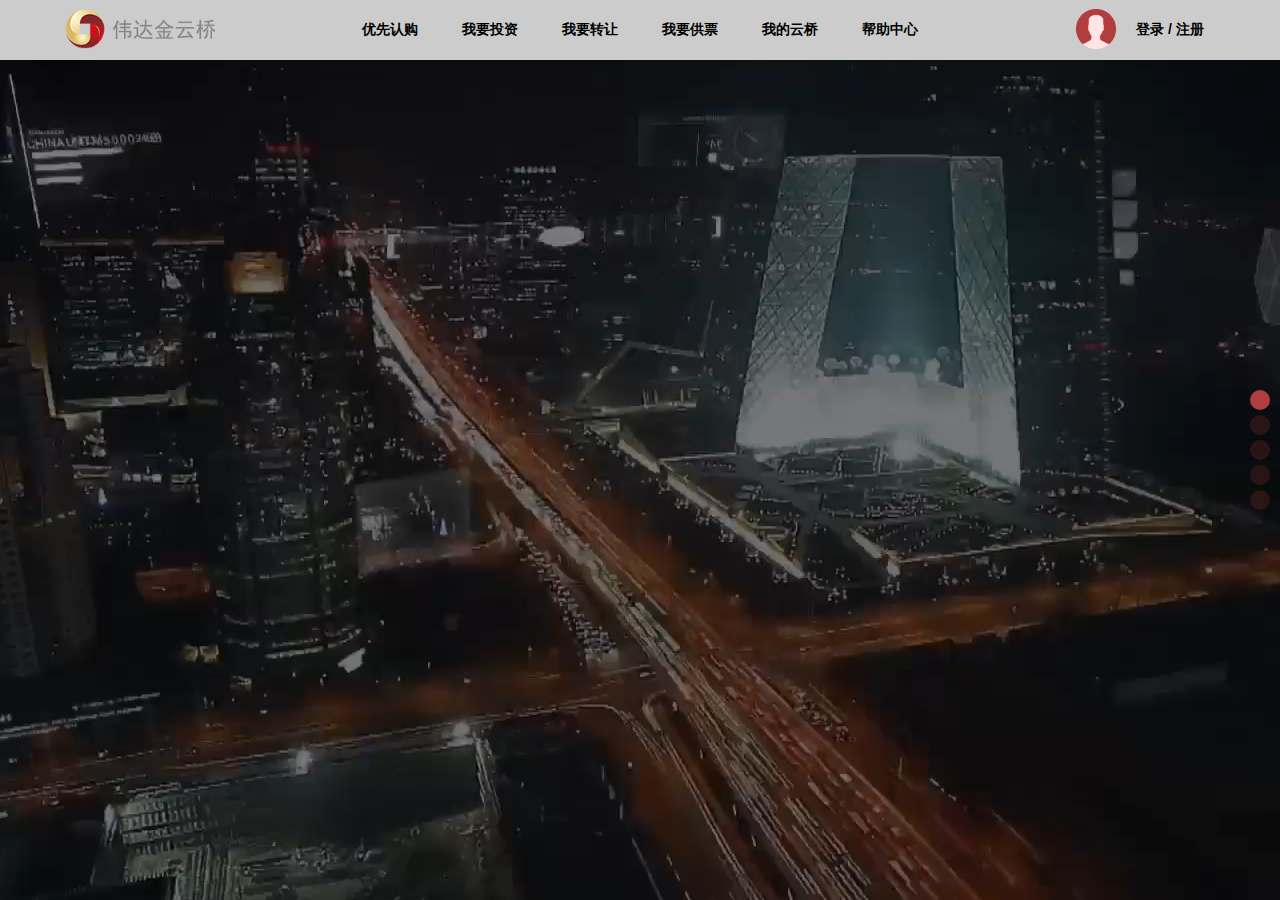
<file: index.html>
<!DOCTYPE html>
<html lang="en">
<head>
    <meta charset="utf-8">
    <title>Swiper demo</title>
    <meta name="viewport" content="width=device-width, initial-scale=1, minimum-scale=1, maximum-scale=1">

    <!-- Link Swiper's CSS -->
    <link rel="stylesheet" href="css/swiper.min.css">
    <link rel="stylesheet" href="css/animate.min.css">
    <link rel="stylesheet" href="css/index_main.css">
    <!-- Swiper JS -->
    <script src="js/jquery-1.11.0.js"></script>
    <script src="js/swiper.min.js"></script>
    <script src="js/swiper.animate1.0.2.min.js"></script>
    <script src="js/index.js"></script>
    

</head>
<body>
    <!-- Swiper -->
    <div class="swiper-container">
        <div id="header">
            <ul class="header_ul_one">
                <li><img src="images/nav-logo.png"></li>
            </ul>
            <ul class="header_ul_two">
                <li>优先认购</li>
                <li>我要投资</li>
                <li>我要转让</li>
                <li>我要供票</li>
                <li>我的云桥</li>
                <li>帮助中心</li> 
            </ul>
            <ul class="header_ul_three">
                <li><img src="images/user.png" alt=""></li>
                <span><a href="index_login.html" class="a_login">登录 /</a><a href="index_register.html" class="a_register"> 注册</span></a><a class="leave" display="none">退出</a>
            </ul>
        </div>
        <div class="swiper-wrapper">
            <div class="swiper-slide slide1">
            <video src="video/banner.mp4" autoplay loop></video>
            </div>
            <div class="swiper-slide slide2">
                <img src="images/quxian.png" alt="" class="ani quxian" swiper-animate-effect="fadeInLeft" swiper-animate-duration="0.5s" swiper-animate-delay="0.2s">
                <img src="images/table.png" alt="" class="ani table" swiper-animate-effect="fadeInRight" swiper-animate-duration="0.5s" swiper-animate-delay="0.2s">
            </div>
            <div class="swiper-slide slide3"></div>
            <div class="swiper-slide slide4"></div>
            <div class="swiper-slide slide5"></div>
        </div>
        <!-- Add Pagination -->
        <div class="swiper-pagination"></div>
    </div>
</body>
</html>
</file>
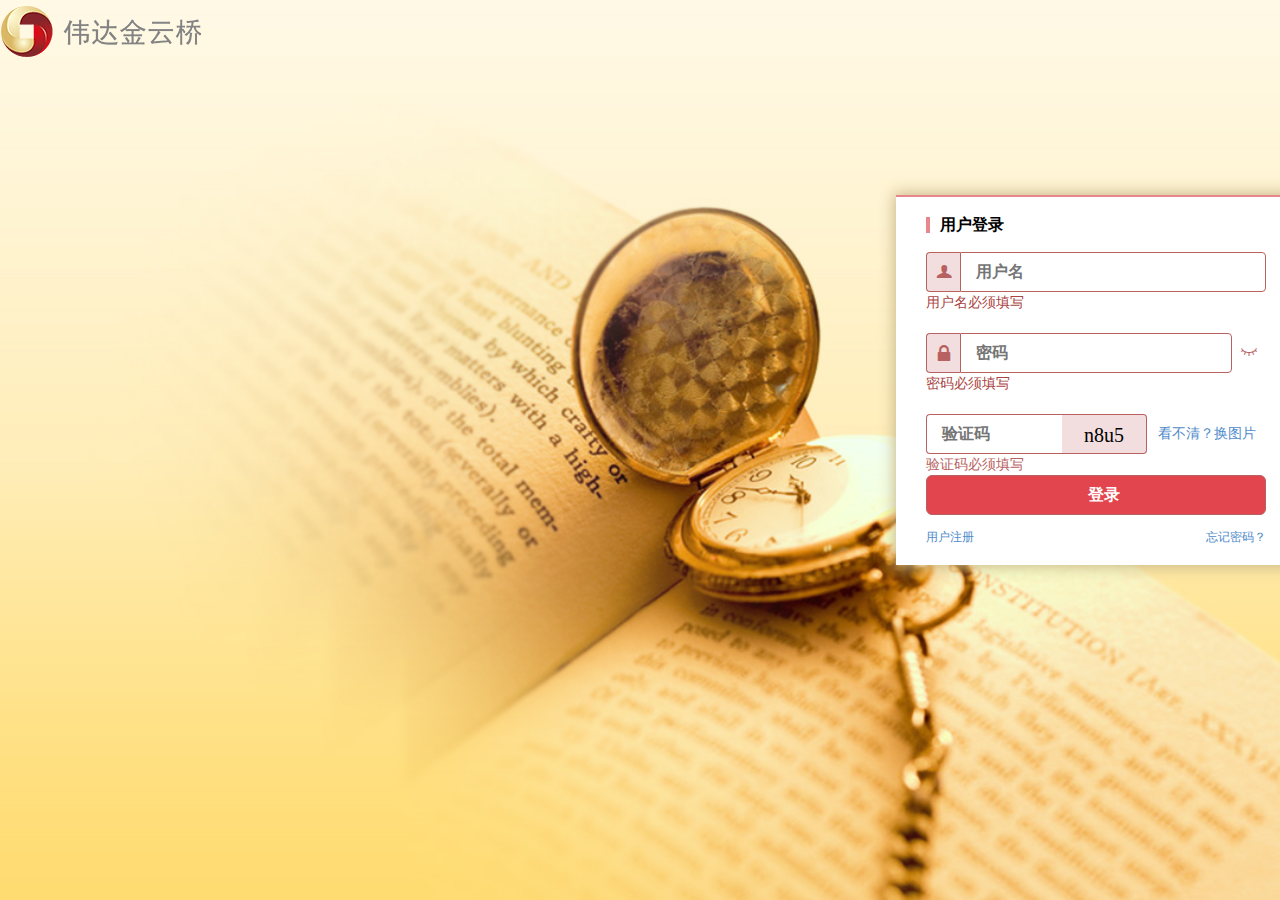
<file: index_login.html>
<!DOCTYPE html>
<html lang="en">
<head>
	<meta charset="UTF-8">
	<title>login interface</title>
	
	<link rel="stylesheet" href="css/swiper.min.css">
    <link rel="stylesheet" href="css/animate.min.css">
    <link rel="stylesheet" href="iconfont/demo.css">
    <link rel="stylesheet" href="iconfont/iconfont.css">
    <link rel="stylesheet" href="css/index_login.css">
    <script src="js/swiper.animate1.0.2.min.js"></script>
    <script src="js/jquery-1.11.0.js"></script>
    <script src="js/index_login.js"></script>

    
</head>
<body>
<div id="logo"><img src="images/nav-logo.png" alt=""></div>
<form action="index.html" method="post" onsubmit="return checkInput()">
<div id="login">
	<div id="login_interface">
	<div id="login_interface_top">
	<span class="line"></span>
	<p class="title">用户登录</p></div>
	<div id="login_interface_middle">
	<ul class="ul_username">
		<li class="li_userName"><i class="icon iconfont icon-ren"></i></li>
		<li><input type="text" placeholder="用户名" class="userName" maxlength="11" onblur="checkUsername()"></li>
	</ul>
	<span class="hint_text hint_userName">用户名必须填写</span>
	<ul class="ul_password">
		<li class="li_passWord"><i class="icon iconfont icon-lock"></i></li>
		<li><input type="password" placeholder="密码" class="passWord" onblur="checkPassword()"></li>
		<li class="icon_eye" onclick="eye()"><i class="icon iconfont icon-biyan"></i></li>
	</ul>
	<span class="hint_text hint_passWord">密码必须填写</span>
	<ul class="ul_code">
		<li><input type="text" placeholder="验证码" class="code" onblur="checkCode()"></li><li class="li_getCode"></li><span onclick="getCode()">看不清？换图片</span>
	</ul>
	<span class="hint_code">验证码必须填写</span>
		
	<input type="submit" value="登录" class="login_btn">
	</div>
	<div id="login_interface_bottom">
	<ul>
		<li><a href="index_register.html">用户注册</a></li>
		<li><a href="#">忘记密码？</a></li>
	</ul>
	
	</div>
</div>
</form>	
    <!-- <script src="js/swiper.min.js"></script> -->


	
</body>
</html>
</file>
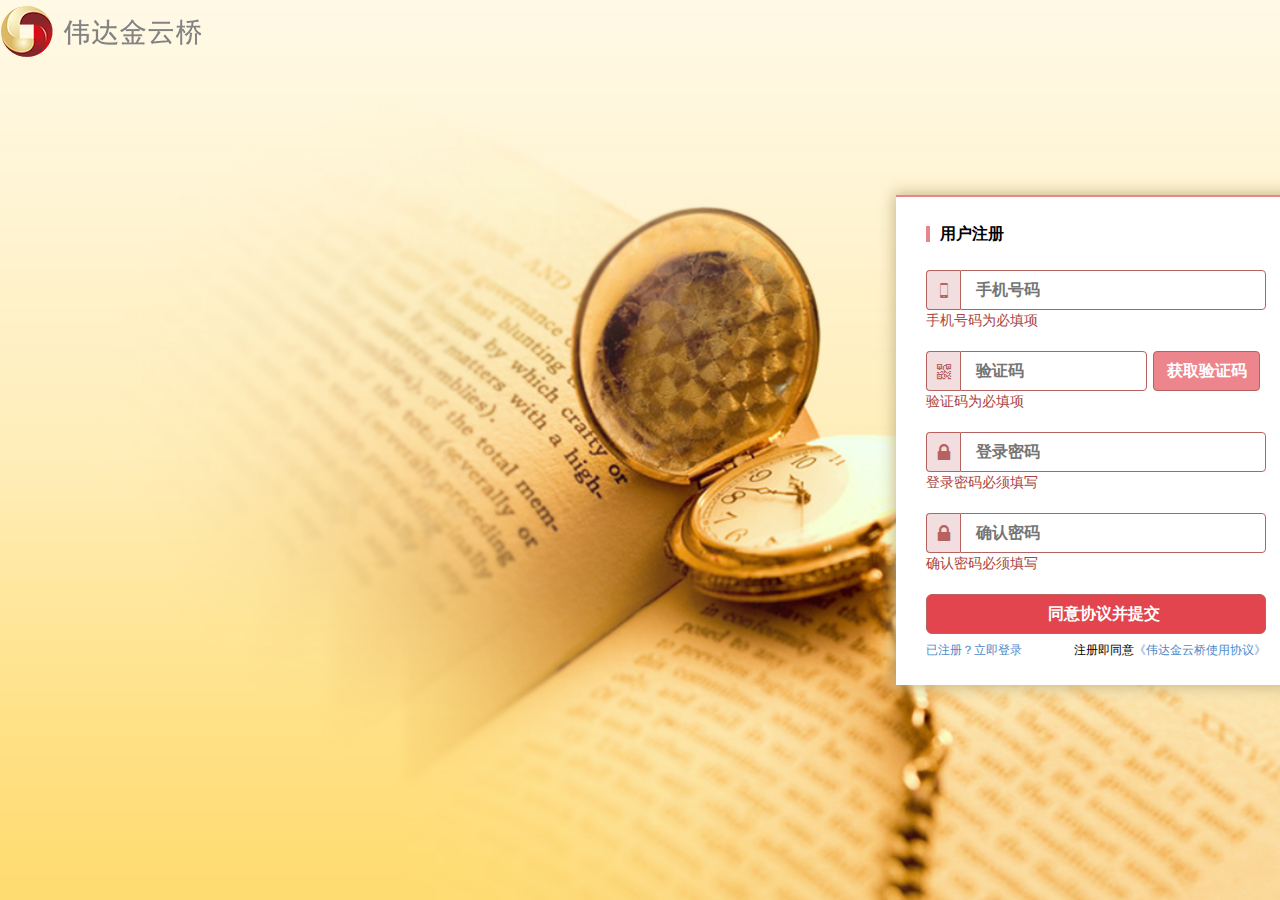
<file: index_register.html>
<!DOCTYPE html>
<html lang="en">
<head>
	<meta charset="UTF-8">
	<title>register interface</title>
	
	<link rel="stylesheet" href="css/swiper.min.css">
    <link rel="stylesheet" href="css/animate.min.css">
    <link rel="stylesheet" href="iconfont/demo.css">
    <link rel="stylesheet" href="iconfont/iconfont.css">
    <link rel="stylesheet" href="css/index_register.css">
    <script src="js/swiper.min.js"></script>
    <script src="js/swiper.animate1.0.2.min.js"></script>
    <script src="js/jquery-1.11.0.js"></script>
    <script src="js/index_register.js"></script>
</head>
<body>
<div id="logo"><img src="images/nav-logo.png" alt=""></div>
<form action="index_login.html" method="post" onsubmit="return checkInput()">
<div id="register">
	<div id="register_interface">
	<div id="register_interface_top">
	<span class="line"></span>
	<p class="title">用户注册</p></div>
	<div id="register_interface_middle">
	<ul class="ul_Phonenum">
		<li class="li_Phonenum"><i class="icon iconfont icon-shouji"></i></li>
		<li><input type="text" placeholder="手机号码" class="phoneNum" onblur="checkPhonenum()"></li>
	</ul>
	<span class="hint_text hint_phoneNum">手机号码为必填项</span>
	<ul class="ul_code">
		<li class="li_icon"><i class="icon iconfont icon-erweima"></i></li>
		<li><input type="text" placeholder="验证码" class="input_code" onblur="checkCode()"></li>
		<li class="li_getCode"></li>
		<li class="li_code_btn"><input type="button" value="获取验证码" class="code_btn" onclick="refresh()"></li>
	</ul>
	<span class="hint_text hint_code">验证码为必填项</span>
	<ul class="ul_passWord">
		<li class="li_passWord"><i class="icon iconfont icon-lock"></i></li>
		<li><input type="password" placeholder="登录密码" class="passWord" onblur="checkPassword()"></li>
	</ul>
	<span class="hint_text hint_passWord" >登录密码必须填写</span>
	<ul class="ul_repassWord">
		<li class="li_repassWord"><i class="icon iconfont icon-lock"></i></li>
		<li><input type="password" placeholder="确认密码" class="rePassword" onblur="checkRepassword()"></li>
	</ul>
	<span class="hint_text hint_rePassword">确认密码必须填写</span>
	
		
	<input type="submit" value="同意协议并提交" class="register_btn" >
	</div>
	<div id="register_interface_bottom">
	<ul>
		<li><a href="index_login.html">已注册？立即登录</a></li>
		<li><span>注册即同意</span><a href="#">《伟达金云桥使用协议》</a></li>
	</ul>
	
	</div>
</div>
</form>

	
</body>
</html>
</file>
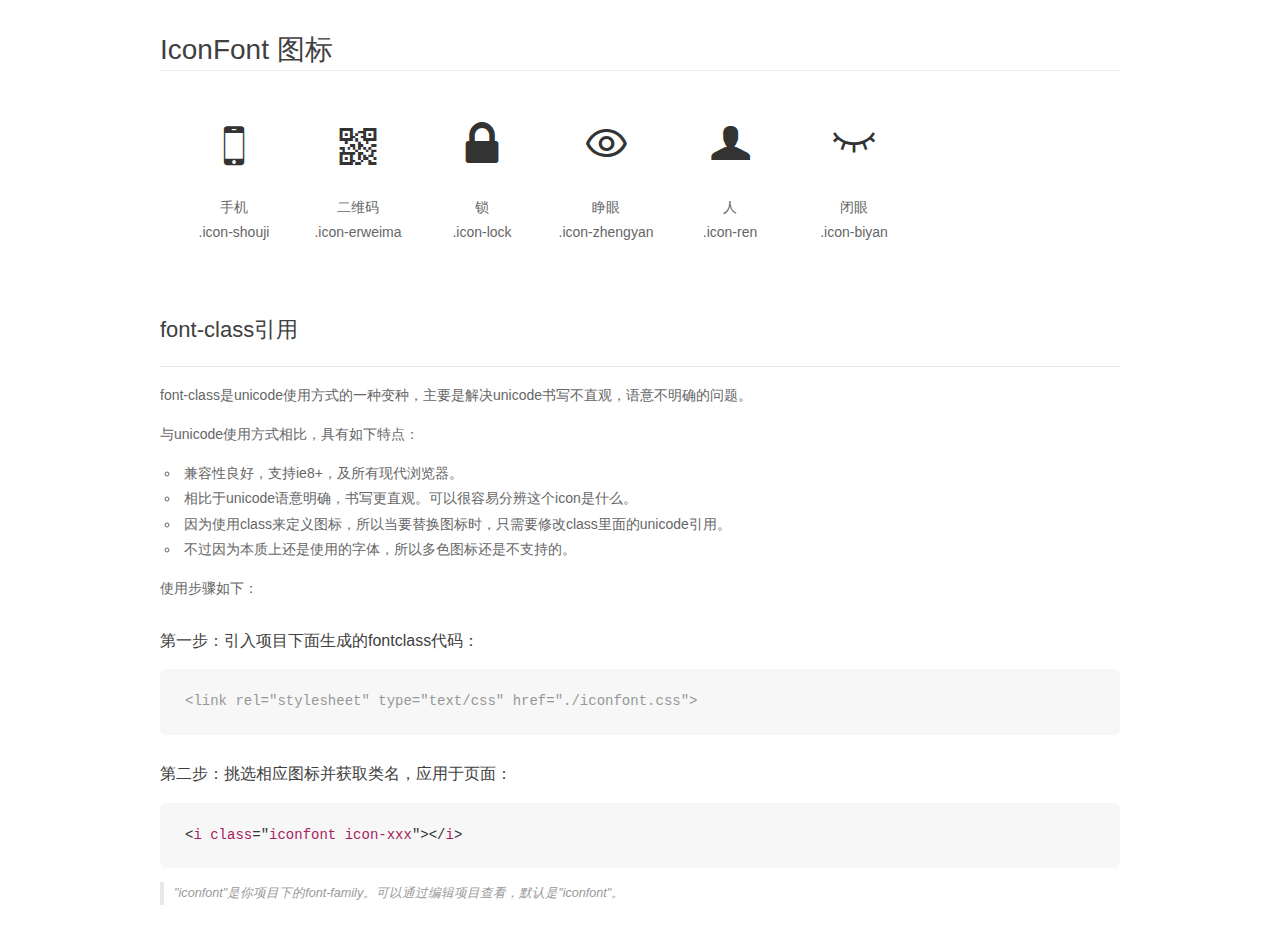
<file: iconfont/demo_fontclass.html>
<!DOCTYPE html>
<html>
<head>
    <meta charset="utf-8"/>
    <title>IconFont</title>
    <link rel="stylesheet" href="demo.css">
    <link rel="stylesheet" href="iconfont.css">
</head>
<body>
    <div class="main markdown">
        <h1>IconFont 图标</h1>
        <ul class="icon_lists clear">
            
                <li>
                <i class="icon iconfont icon-shouji"></i>
                    <div class="name">手机</div>
                    <div class="fontclass">.icon-shouji</div>
                </li>
            
                <li>
                <i class="icon iconfont icon-erweima"></i>
                    <div class="name">二维码</div>
                    <div class="fontclass">.icon-erweima</div>
                </li>
            
                <li>
                <i class="icon iconfont icon-lock"></i>
                    <div class="name">锁</div>
                    <div class="fontclass">.icon-lock</div>
                </li>
            
                <li>
                <i class="icon iconfont icon-zhengyan"></i>
                    <div class="name">睁眼</div>
                    <div class="fontclass">.icon-zhengyan</div>
                </li>
            
                <li>
                <i class="icon iconfont icon-ren"></i>
                    <div class="name">人</div>
                    <div class="fontclass">.icon-ren</div>
                </li>
            
                <li>
                <i class="icon iconfont icon-biyan"></i>
                    <div class="name">闭眼</div>
                    <div class="fontclass">.icon-biyan</div>
                </li>
            
        </ul>

        <h2 id="font-class-">font-class引用</h2>
        <hr>

        <p>font-class是unicode使用方式的一种变种，主要是解决unicode书写不直观，语意不明确的问题。</p>
        <p>与unicode使用方式相比，具有如下特点：</p>
        <ul>
        <li>兼容性良好，支持ie8+，及所有现代浏览器。</li>
        <li>相比于unicode语意明确，书写更直观。可以很容易分辨这个icon是什么。</li>
        <li>因为使用class来定义图标，所以当要替换图标时，只需要修改class里面的unicode引用。</li>
        <li>不过因为本质上还是使用的字体，所以多色图标还是不支持的。</li>
        </ul>
        <p>使用步骤如下：</p>
        <h3 id="-fontclass-">第一步：引入项目下面生成的fontclass代码：</h3>


        <pre><code class="lang-js hljs javascript"><span class="hljs-comment">&lt;link rel="stylesheet" type="text/css" href="./iconfont.css"&gt;</span></code></pre>
        <h3 id="-">第二步：挑选相应图标并获取类名，应用于页面：</h3>
        <pre><code class="lang-css hljs">&lt;<span class="hljs-selector-tag">i</span> <span class="hljs-selector-tag">class</span>="<span class="hljs-selector-tag">iconfont</span> <span class="hljs-selector-tag">icon-xxx</span>"&gt;&lt;/<span class="hljs-selector-tag">i</span>&gt;</code></pre>
        <blockquote>
        <p>"iconfont"是你项目下的font-family。可以通过编辑项目查看，默认是"iconfont"。</p>
        </blockquote>
    </div>
</body>
</html>
</file>
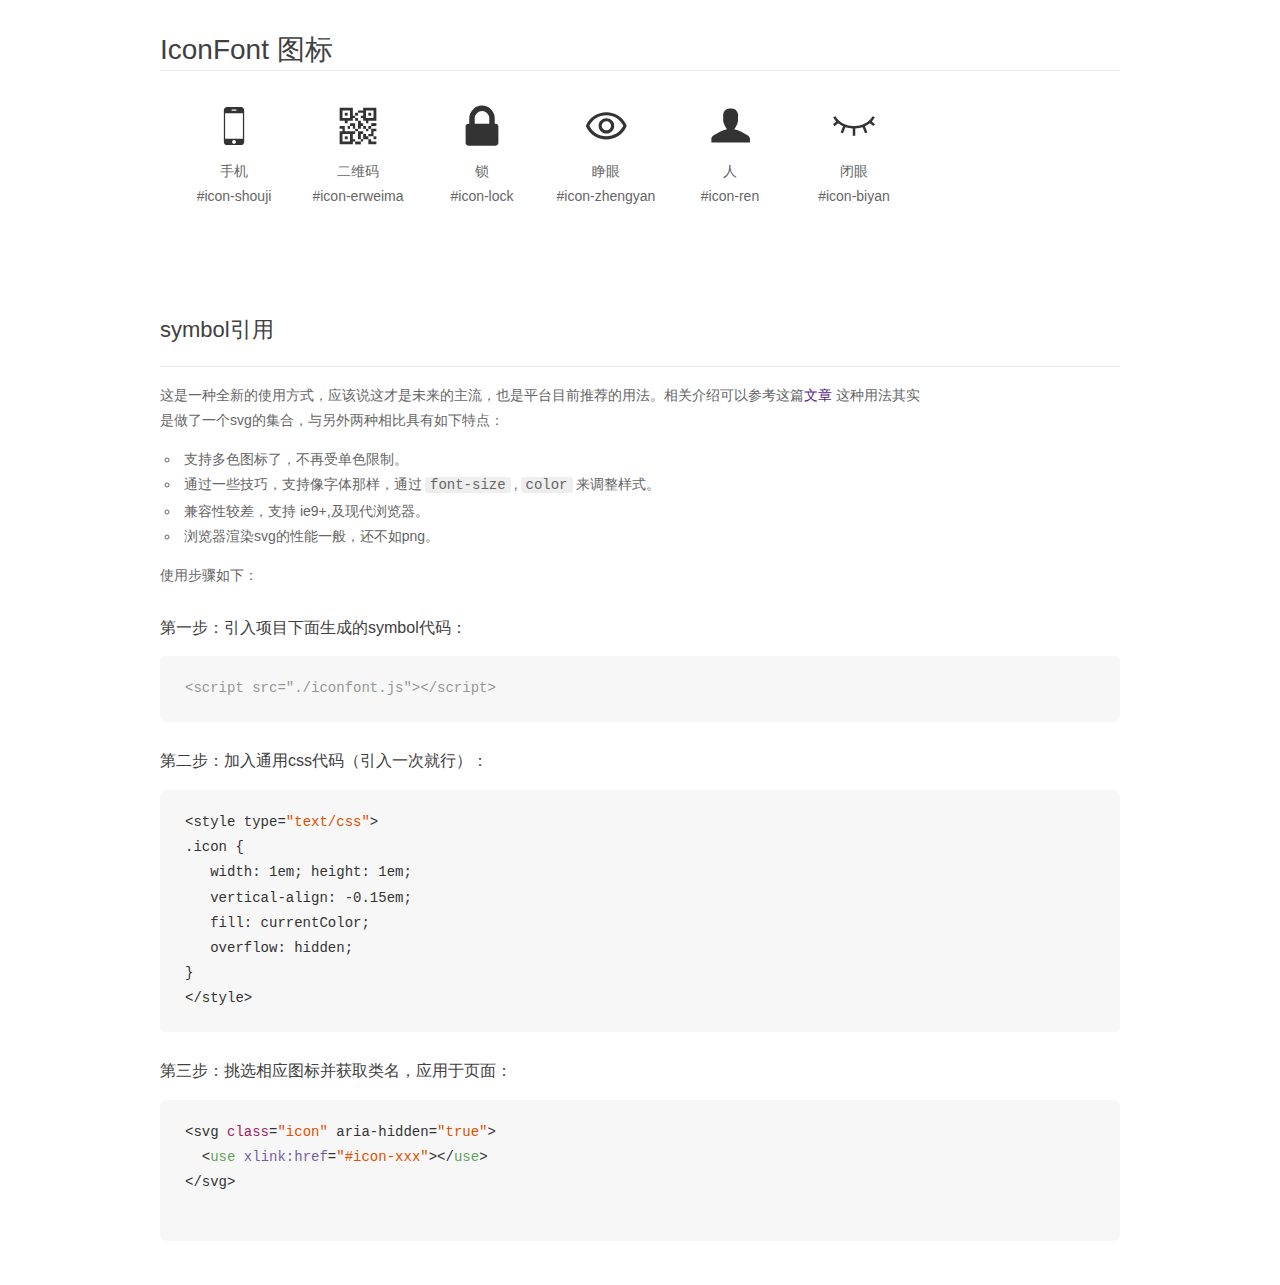
<file: iconfont/demo_symbol.html>
<!DOCTYPE html>
<html>
<head>
    <meta charset="utf-8"/>
    <title>IconFont</title>
    <link rel="stylesheet" href="demo.css">
    <script src="iconfont.js"></script>

    <style type="text/css">
        .icon {
          /* 通过设置 font-size 来改变图标大小 */
          width: 1em; height: 1em;
          /* 图标和文字相邻时，垂直对齐 */
          vertical-align: -0.15em;
          /* 通过设置 color 来改变 SVG 的颜色/fill */
          fill: currentColor;
          /* path 和 stroke 溢出 viewBox 部分在 IE 下会显示
             normalize.css 中也包含这行 */
          overflow: hidden;
        }

    </style>
</head>
<body>
    <div class="main markdown">
        <h1>IconFont 图标</h1>
        <ul class="icon_lists clear">
            
                <li>
                    <svg class="icon" aria-hidden="true">
                        <use xlink:href="#icon-shouji"></use>
                    </svg>
                    <div class="name">手机</div>
                    <div class="fontclass">#icon-shouji</div>
                </li>
            
                <li>
                    <svg class="icon" aria-hidden="true">
                        <use xlink:href="#icon-erweima"></use>
                    </svg>
                    <div class="name">二维码</div>
                    <div class="fontclass">#icon-erweima</div>
                </li>
            
                <li>
                    <svg class="icon" aria-hidden="true">
                        <use xlink:href="#icon-lock"></use>
                    </svg>
                    <div class="name">锁</div>
                    <div class="fontclass">#icon-lock</div>
                </li>
            
                <li>
                    <svg class="icon" aria-hidden="true">
                        <use xlink:href="#icon-zhengyan"></use>
                    </svg>
                    <div class="name">睁眼</div>
                    <div class="fontclass">#icon-zhengyan</div>
                </li>
            
                <li>
                    <svg class="icon" aria-hidden="true">
                        <use xlink:href="#icon-ren"></use>
                    </svg>
                    <div class="name">人</div>
                    <div class="fontclass">#icon-ren</div>
                </li>
            
                <li>
                    <svg class="icon" aria-hidden="true">
                        <use xlink:href="#icon-biyan"></use>
                    </svg>
                    <div class="name">闭眼</div>
                    <div class="fontclass">#icon-biyan</div>
                </li>
            
        </ul>


        <h2 id="symbol-">symbol引用</h2>
        <hr>

        <p>这是一种全新的使用方式，应该说这才是未来的主流，也是平台目前推荐的用法。相关介绍可以参考这篇<a href="">文章</a>
        这种用法其实是做了一个svg的集合，与另外两种相比具有如下特点：</p>
        <ul>
          <li>支持多色图标了，不再受单色限制。</li>
          <li>通过一些技巧，支持像字体那样，通过<code>font-size</code>,<code>color</code>来调整样式。</li>
          <li>兼容性较差，支持 ie9+,及现代浏览器。</li>
          <li>浏览器渲染svg的性能一般，还不如png。</li>
        </ul>
        <p>使用步骤如下：</p>
        <h3 id="-symbol-">第一步：引入项目下面生成的symbol代码：</h3>
        <pre><code class="lang-js hljs javascript"><span class="hljs-comment">&lt;script src="./iconfont.js"&gt;&lt;/script&gt;</span></code></pre>
        <h3 id="-css-">第二步：加入通用css代码（引入一次就行）：</h3>
        <pre><code class="lang-js hljs javascript">&lt;style type=<span class="hljs-string">"text/css"</span>&gt;
.icon {
   width: <span class="hljs-number">1</span>em; height: <span class="hljs-number">1</span>em;
   vertical-align: <span class="hljs-number">-0.15</span>em;
   fill: currentColor;
   overflow: hidden;
}
&lt;<span class="hljs-regexp">/style&gt;</span></code></pre>
        <h3 id="-">第三步：挑选相应图标并获取类名，应用于页面：</h3>
        <pre><code class="lang-js hljs javascript">&lt;svg <span class="hljs-class"><span class="hljs-keyword">class</span></span>=<span class="hljs-string">"icon"</span> aria-hidden=<span class="hljs-string">"true"</span>&gt;<span class="xml"><span class="hljs-tag">
  &lt;<span class="hljs-name">use</span> <span class="hljs-attr">xlink:href</span>=<span class="hljs-string">"#icon-xxx"</span>&gt;</span><span class="hljs-tag">&lt;/<span class="hljs-name">use</span>&gt;</span>
</span>&lt;<span class="hljs-regexp">/svg&gt;
        </span></code></pre>
    </div>
</body>
</html>
</file>
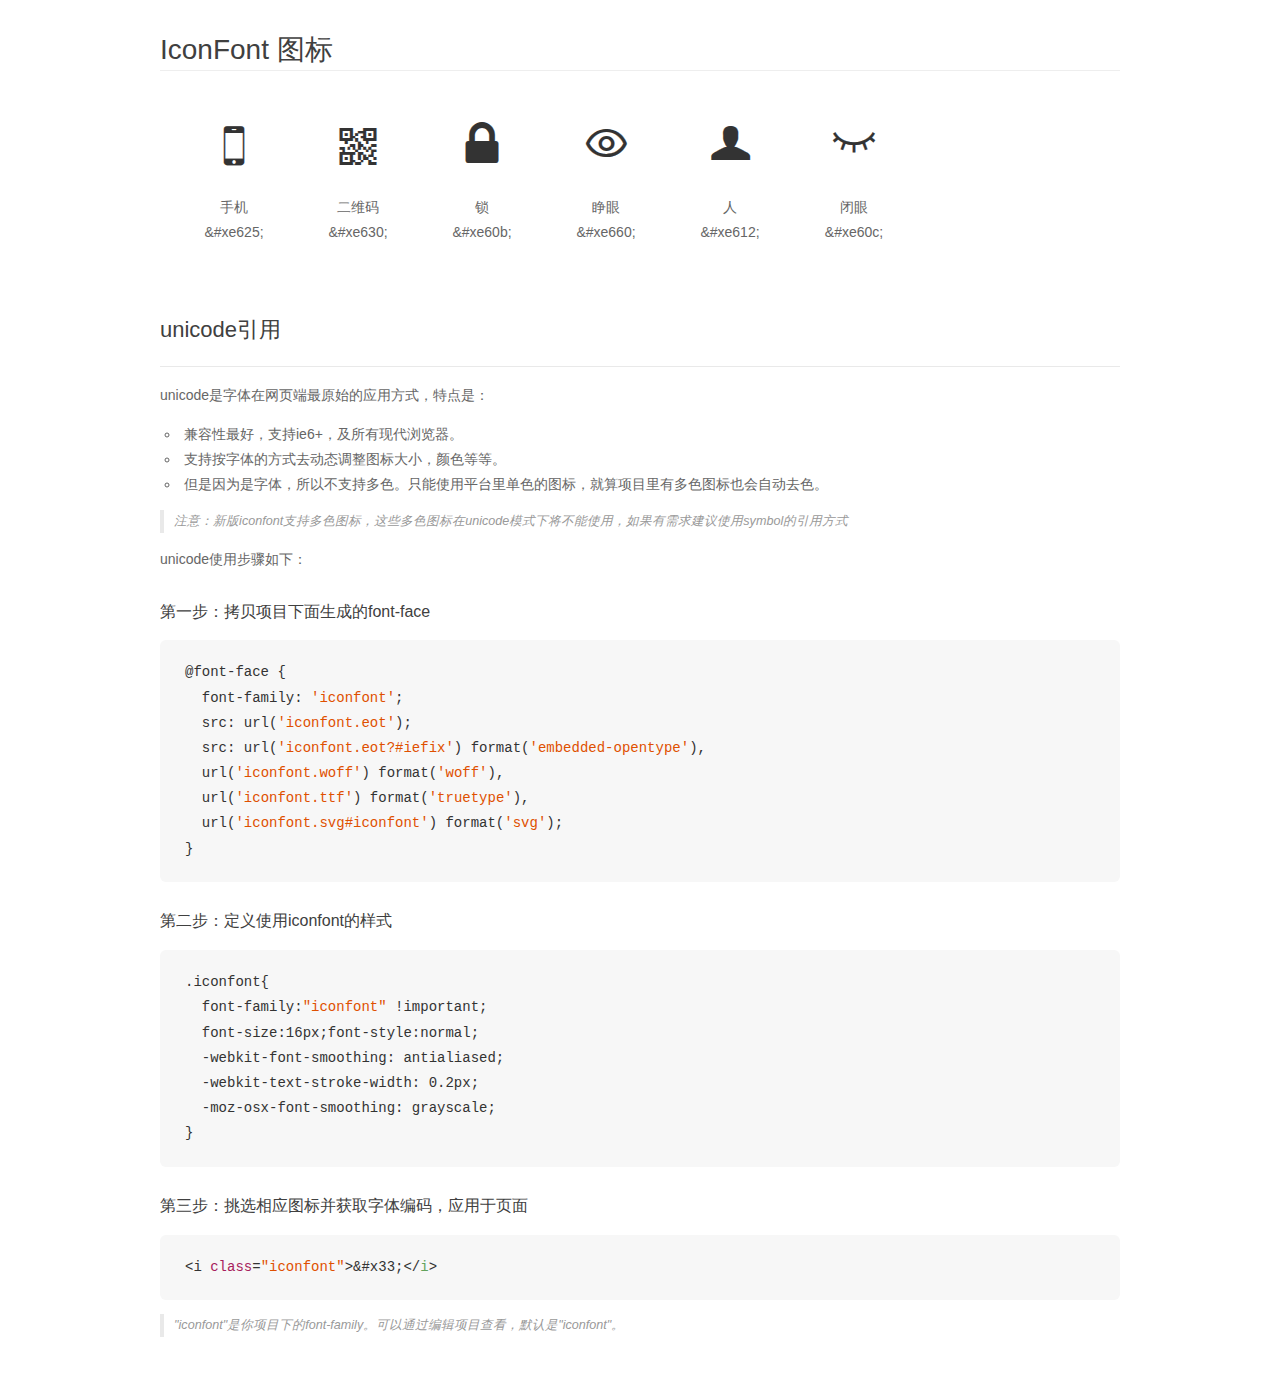
<file: iconfont/demo_unicode.html>
<!DOCTYPE html>
<html>
<head>
    <meta charset="utf-8"/>
    <title>IconFont</title>
    <link rel="stylesheet" href="demo.css">

    <style type="text/css">

        @font-face {font-family: "iconfont";
          src: url('iconfont.eot'); /* IE9*/
          src: url('iconfont.eot#iefix') format('embedded-opentype'), /* IE6-IE8 */
          url('iconfont.woff') format('woff'), /* chrome, firefox */
          url('iconfont.ttf') format('truetype'), /* chrome, firefox, opera, Safari, Android, iOS 4.2+*/
          url('iconfont.svg#iconfont') format('svg'); /* iOS 4.1- */
        }

        .iconfont {
          font-family:"iconfont" !important;
          font-size:16px;
          font-style:normal;
          -webkit-font-smoothing: antialiased;
          -webkit-text-stroke-width: 0.2px;
          -moz-osx-font-smoothing: grayscale;
        }

    </style>
</head>
<body>
    <div class="main markdown">
        <h1>IconFont 图标</h1>
        <ul class="icon_lists clear">
            
                <li>
                <i class="icon iconfont">&#xe625;</i>
                    <div class="name">手机</div>
                    <div class="code">&amp;#xe625;</div>
                </li>
            
                <li>
                <i class="icon iconfont">&#xe630;</i>
                    <div class="name">二维码</div>
                    <div class="code">&amp;#xe630;</div>
                </li>
            
                <li>
                <i class="icon iconfont">&#xe60b;</i>
                    <div class="name">锁</div>
                    <div class="code">&amp;#xe60b;</div>
                </li>
            
                <li>
                <i class="icon iconfont">&#xe660;</i>
                    <div class="name">睁眼</div>
                    <div class="code">&amp;#xe660;</div>
                </li>
            
                <li>
                <i class="icon iconfont">&#xe612;</i>
                    <div class="name">人</div>
                    <div class="code">&amp;#xe612;</div>
                </li>
            
                <li>
                <i class="icon iconfont">&#xe60c;</i>
                    <div class="name">闭眼</div>
                    <div class="code">&amp;#xe60c;</div>
                </li>
            
        </ul>
        <h2 id="unicode-">unicode引用</h2>
        <hr>

        <p>unicode是字体在网页端最原始的应用方式，特点是：</p>
        <ul>
        <li>兼容性最好，支持ie6+，及所有现代浏览器。</li>
        <li>支持按字体的方式去动态调整图标大小，颜色等等。</li>
        <li>但是因为是字体，所以不支持多色。只能使用平台里单色的图标，就算项目里有多色图标也会自动去色。</li>
        </ul>
        <blockquote>
        <p>注意：新版iconfont支持多色图标，这些多色图标在unicode模式下将不能使用，如果有需求建议使用symbol的引用方式</p>
        </blockquote>
        <p>unicode使用步骤如下：</p>
        <h3 id="-font-face">第一步：拷贝项目下面生成的font-face</h3>
        <pre><code class="lang-js hljs javascript">@font-face {
  font-family: <span class="hljs-string">'iconfont'</span>;
  src: url(<span class="hljs-string">'iconfont.eot'</span>);
  src: url(<span class="hljs-string">'iconfont.eot?#iefix'</span>) format(<span class="hljs-string">'embedded-opentype'</span>),
  url(<span class="hljs-string">'iconfont.woff'</span>) format(<span class="hljs-string">'woff'</span>),
  url(<span class="hljs-string">'iconfont.ttf'</span>) format(<span class="hljs-string">'truetype'</span>),
  url(<span class="hljs-string">'iconfont.svg#iconfont'</span>) format(<span class="hljs-string">'svg'</span>);
}
</code></pre>
        <h3 id="-iconfont-">第二步：定义使用iconfont的样式</h3>
        <pre><code class="lang-js hljs javascript">.iconfont{
  font-family:<span class="hljs-string">"iconfont"</span> !important;
  font-size:<span class="hljs-number">16</span>px;font-style:normal;
  -webkit-font-smoothing: antialiased;
  -webkit-text-stroke-width: <span class="hljs-number">0.2</span>px;
  -moz-osx-font-smoothing: grayscale;
}
</code></pre>
        <h3 id="-">第三步：挑选相应图标并获取字体编码，应用于页面</h3>
        <pre><code class="lang-js hljs javascript">&lt;i <span class="hljs-class"><span class="hljs-keyword">class</span></span>=<span class="hljs-string">"iconfont"</span>&gt;&amp;#x33;<span class="xml"><span class="hljs-tag">&lt;/<span class="hljs-name">i</span>&gt;</span></span></code></pre>

        <blockquote>
        <p>"iconfont"是你项目下的font-family。可以通过编辑项目查看，默认是"iconfont"。</p>
        </blockquote>
    </div>


</body>
</html>
</file>
<file: css/index_main.css>
*{
	margin:0;
	padding:0;
}
html, body {
	font-family:微软雅黑;
    position: relative;
    height: 100%;
}
body {
    background: #eee;
    font-family: Helvetica Neue, Helvetica, Arial, sans-serif;
    font-size: 14px;
    color:#000;
    margin: 0;
    padding: 0;
}
.swiper-container {
    width: 100%;
    height: 100%;
}
.swiper-slide {
    text-align: center;
    font-size: 18px;
    background: #fff;

        /* Center slide text vertically */
    display: -webkit-box;
    display: -ms-flexbox;
    display: -webkit-flex;
    display: flex;
  	-webkit-box-pack: center;
    -ms-flex-pack: center;
    -webkit-justify-content: center;
    justify-content: center;
    -webkit-box-align: center;
    -ms-flex-align: center;
    -webkit-align-items: center;
    align-items: center;
}
.slide2{
	background:url("../images/2.jpg") no-repeat;
}
.slide3{
	background:url('../images/3.jpg') no-repeat;
}
.slide4{
	background:url('../images/4.jpg') no-repeat;
}
.slide5{
	background:url('../images/5.jpg') no-repeat;
}
.swiper-pagination-bullet{
	width:20px;
	height:20px;
	background-color:#b13e3e;
}
#header{
	font-weight:bold;
	width:100%;
	height:60px;
	position:fixed;
	z-index:99;
	background-color:#ccc;
	display:flex;
	justify-content:center;
	align-items:center;
	color:#000;
}
ul{
	list-style:none;
	
}
a{
	text-decoration:none;
	color:#000;
}
.leave{
	margin-left:5px; 
}
.header_ul_one img{
	width:150px;
	opacity:1;
}
.header_ul_three img{
	width:40px;
	opacity:1;
}
.header_ul_three span{
	display:block;
	margin-left:20px;
}
.header_ul_one{
	width:200px;
	display:flex;
	justify-content:center;
	align-items:center;
}
.header_ul_two{
	width:800px;
	display:flex;
	justify-content:center;
	align-items:center;
}
.header_ul_three{
	width:200px;
	display:flex;
	justify-content:center;
	align-items:center;
}
.header_ul_two li{
	width:100px;
	display:flex;
	justify-content:center;
	align-items:center;
}
.quxian{
	width:700px;
	position: absolute;
	left:0%;
	top:20%;
}
.table{
	width:700px;
	position: absolute;
	right:0%;
	top:60%;
}
</file>
<file: iconfont/iconfont.css>
@font-face {font-family: "iconfont";
  src: url('iconfont.eot?t=1494842418567'); /* IE9*/
  src: url('iconfont.eot?t=1494842418567#iefix') format('embedded-opentype'), /* IE6-IE8 */
  url('iconfont.woff?t=1494842418567') format('woff'), /* chrome, firefox */
  url('iconfont.ttf?t=1494842418567') format('truetype'), /* chrome, firefox, opera, Safari, Android, iOS 4.2+*/
  url('iconfont.svg?t=1494842418567#iconfont') format('svg'); /* iOS 4.1- */
}

.iconfont {
  font-family:"iconfont" !important;
  font-size:16px;
  font-style:normal;
  -webkit-font-smoothing: antialiased;
  -moz-osx-font-smoothing: grayscale;
}

.icon-shouji:before { content: "\e625"; }

.icon-erweima:before { content: "\e630"; }

.icon-lock:before { content: "\e60b"; }

.icon-zhengyan:before { content: "\e660"; }

.icon-ren:before { content: "\e612"; }

.icon-biyan:before { content: "\e60c"; }
</file>
<file: css/index_login.css>
*{
	margin:0;
	padding:0;
	box-sizing:border-box;
}
html,body{
	font-family:微软雅黑;
	margin:0;
	padding:0;
	width:100%;
	height:100%;
}
body{
	background:url('../images/login_background.jpg') no-repeat;
	background-position:fixed;/*背景定位*/
	background-size:cover;
}
#logo{
	margin-bottom:10%;
}
#login{
	position:relative;
	top:30%;
	left:70%;
	width:400px;
	height:370px;
	background-color:#fff;
	border-top:2px solid #e8868b;
	box-shadow:0px 0px 14px 2px #caba8b;
}
#login_interface{
	margin:0 auto;
	width:85%;
	height:100%;
}
#login_interface_top{
	height:15%;
	display:flex;
	align-items:center;
}
#login_interface_middle{
	height:75%;
}
#login_interface_bottom{
	height:10%;
}
.title{
	font-size:16px;
	font-weight:bold;
	height:50px;
	margin-left:10px;
	line-height:50px;
}
.line{
	display:inline-block;
	width:4px;
	height:16px;
	line-height:16px;
	vertical-align:middle;
	background-color:#e8868b;
}
ul{
	color:#b76260;
	width:100%;
	list-style:none;
	display:flex;
}

#login_interface_bottom ul li{
	width:50%;
}
#login_interface_bottom ul li:nth-of-type(2){
	text-align:right;
}
#login_interface_middle li{
	height:40px;
	line-height:40px;
}
.ul_username li:nth-of-type(1),.ul_password li:nth-of-type(1){
	width:10%;
	background-color:#f2dede;
	text-align:center;
	border-radius:4px 0px 0px 4px;
	border:1px solid #b76260;
	border-right:none;
}
.ul_code li:nth-of-type(1){
	width:40%;
}
.ul_code li:nth-of-type(2){
	width:25%;
	background-color:#f2dede;
	text-align:center;
	border-radius:0px 4px 4px 0px;
	border:1px solid #b76260;
	border-left:none;
}
.ul_username li:nth-of-type(2){
	width:90%;
}
.ul_password li:nth-of-type(2){
	width:80%;
}
.ul_password .icon_eye{
	width:10%;
	text-align:center;
}
input{
	font-size:16px;
	font-weight:bold;
	width:100%;
	height:40px;
	border-radius:0px 4px 4px 0px;
	border:1px solid #b76260;
	text-indent:15px;
}
a{
	color:#4f8bca;
	text-decoration:none;
}
span{
	color:#b76260;
	font-size:14px;
}
.hint_text{
	color:#a94442;
	display:block;
	margin-bottom:20px;
}
.code{
	width:100%;
	margin-right:10px;
	border-radius:4px 0px 0px 4px;
	border-right:none;
}
.ul_code span{
	display:block;
	width:35%;
	line-height:40px;
	color:#4f8bca;
	text-align:center;

}
.login_btn{
	width:100%;
	height:40px;
	color:#fff;
	background-color:#e2454e;
	border-radius:6px;
}
</file>
<file: css/index_register.css>
*{
	margin:0;
	padding:0;
	box-sizing:border-box;
}
html,body{
	font-family:"微软雅黑";
	margin:0;
	padding:0;
	width:100%;
	height:100%;
}
body{
	background:url('../images/login_background.jpg') no-repeat;
	background-position:fixed;/*背景定位*/
	background-size:cover;
}
#logo{
	margin-bottom:10%;
}
#register{
	position:relative;
	top:30%;
	left:70%;
	width:400px;
	height:490px;
	background-color:#fff;
	border-top:2px solid #e8868b;
	box-shadow:0px 0px 14px 2px #caba8b;
}
#register_interface{
	margin:0 auto;
	width:85%;
	height:100%;
}
#register_interface_top{
	height:15%;
	display:flex;
	align-items:center;
}
#register_interface_middle{
	height:75%;
}
#register_interface_bottom{
	height:10%;
}
.title{
	font-size:16px;
	font-weight:bold;
	height:50px;
	margin-left:10px;
	line-height:50px;
}
.line{
	display:inline-block;
	width:4px;
	height:16px;
	line-height:16px;
	vertical-align:middle;
	background-color:#e8868b;
}
ul{
	color:#b76260;
	width:100%;
	list-style:none;
	display:flex;
}
#register_interface_bottom ul{
	margin-top:5px;
}
#register_interface_bottom ul li:nth-of-type(1){
	width:40%;
}
#register_interface_bottom ul li:nth-of-type(2){
	width:60%;
	text-align:right;
}
#register_interface_middle li{
	height:40px;
	line-height:40px;
}
.ul_Phonenum li:nth-of-type(1),.ul_passWord li:nth-of-type(1),.ul_repassWord li:nth-of-type(1),.ul_code li:nth-of-type(1){
	width:10%;
	background-color:#f2dede;
	text-align:center;
	border-radius:4px 0px 0px 4px;
	border:1px solid #b76260;
	border-right:none;
}
.ul_code li:nth-of-type(2){
	width:55%;
	border-left:none;
}
.ul_code li:nth-of-type(4){
	width:35%;
	text-align:center;
}

.ul_Phonenum li:nth-of-type(2),.ul_passWord li:nth-of-type(2),.ul_repassWord li:nth-of-type(2){
	width:90%;
}
.li_getCode{
	display:none;
	width:20%;
	margin-left:5px;
	font-size:16px;
	font-weight:bold;
	background-color:#f2dede;
	text-align:center;
	border-radius:4px;
	border:1px solid #b76260;
}
input{
	font-size:16px;
	font-weight:bold;
	width:100%;
	height:40px;
	border-radius:0px 4px 4px 0px;
	border:1px solid #b76260;
	text-indent:15px;
}
a{
	color:#4f8bca;
	text-decoration:none;
}
span{
	color:#b76260;
	font-size:14px;
}
#register_interface_bottom span{
	font-size:12px;
	color:#000;
}
.hint_text{
	color:#a94442;
	display:block;
	margin-bottom:20px;
}
.code_btn{
	color:#fff;
	background-color:#ec868c;
	width:90%;
	margin:0 5px;
	text-align:center;
	border-radius:4px;
	border:1px solid #b76260;
	text-indent:0px;
}
.ul_code span{
	display:block;
	width:35%;
	line-height:40px;
	color:#4f8bca;
	text-align:center;

}
.register_btn{
	width:100%;
	height:40px;
	color:#fff;
	background-color:#e2454e;
	border-radius:6px;
}
</file>
<file: iconfont/demo.css>
*{margin: 0;padding: 0;list-style: none;}
/*
KISSY CSS Reset
理念：1. reset 的目的不是清除浏览器的默认样式，这仅是部分工作。清除和重置是紧密不可分的。
2. reset 的目的不是让默认样式在所有浏览器下一致，而是减少默认样式有可能带来的问题。
3. reset 期望提供一套普适通用的基础样式。但没有银弹，推荐根据具体需求，裁剪和修改后再使用。
特色：1. 适应中文；2. 基于最新主流浏览器。
维护：玉伯<lifesinger@gmail.com>, 正淳<ragecarrier@gmail.com>
 */

/** 清除内外边距 **/
body, h1, h2, h3, h4, h5, h6, hr, p, blockquote, /* structural elements 结构元素 */
dl, dt, dd, ul, ol, li, /* list elements 列表元素 */
pre, /* text formatting elements 文本格式元素 */
form, fieldset, legend, button, input, textarea, /* form elements 表单元素 */
th, td /* table elements 表格元素 */ {
  margin: 0;
  padding: 0;
}

/** 设置默认字体 **/
body,
button, input, select, textarea /* for ie */ {
  font: 12px/1.5 tahoma, arial, \5b8b\4f53, sans-serif;
}
h1, h2, h3, h4, h5, h6 { font-size: 100%; }
address, cite, dfn, em, var { font-style: normal; } /* 将斜体扶正 */
code, kbd, pre, samp { font-family: courier new, courier, monospace; } /* 统一等宽字体 */
small { font-size: 12px; } /* 小于 12px 的中文很难阅读，让 small 正常化 */

/** 重置列表元素 **/
ul, ol { list-style: none; }

/** 重置文本格式元素 **/
a { text-decoration: none; }
a:hover { text-decoration: underline; }


/** 重置表单元素 **/
legend { color: #000; } /* for ie6 */
fieldset, img { border: 0; } /* img 搭车：让链接里的 img 无边框 */
button, input, select, textarea { font-size: 100%; } /* 使得表单元素在 ie 下能继承字体大小 */
/* 注：optgroup 无法扶正 */

/** 重置表格元素 **/
table { border-collapse: collapse; border-spacing: 0; }

/* 清除浮动 */
.ks-clear:after, .clear:after {
  content: '\20';
  display: block;
  height: 0;
  clear: both;
}
.ks-clear, .clear {
  *zoom: 1;
}

.main {
  padding: 30px 100px;
width: 960px;
margin: 0 auto;
}
.main h1{font-size:36px; color:#333; text-align:left;margin-bottom:30px; border-bottom: 1px solid #eee;}

.helps{margin-top:40px;}
.helps pre{
  padding:20px;
  margin:10px 0;
  border:solid 1px #e7e1cd;
  background-color: #fffdef;
  overflow: auto;
}

.icon_lists{
  width: 100% !important;

}

.icon_lists li{
  float:left;
  width: 100px;
  height:180px;
  text-align: center;
  list-style: none !important;
}
.icon_lists .icon{
  font-size: 42px;
  line-height: 100px;
  margin: 10px 0;
  color:#333;
  -webkit-transition: font-size 0.25s ease-out 0s;
  -moz-transition: font-size 0.25s ease-out 0s;
  transition: font-size 0.25s ease-out 0s;

}
.icon_lists .icon:hover{
  font-size: 100px;
}



.markdown {
  color: #666;
  font-size: 14px;
  line-height: 1.8;
}

.highlight {
  line-height: 1.5;
}

.markdown img {
  vertical-align: middle;
  max-width: 100%;
}

.markdown h1 {
  color: #404040;
  font-weight: 500;
  line-height: 40px;
  margin-bottom: 24px;
}

.markdown h2,
.markdown h3,
.markdown h4,
.markdown h5,
.markdown h6 {
  color: #404040;
  margin: 1.6em 0 0.6em 0;
  font-weight: 500;
  clear: both;
}

.markdown h1 {
  font-size: 28px;
}

.markdown h2 {
  font-size: 22px;
}

.markdown h3 {
  font-size: 16px;
}

.markdown h4 {
  font-size: 14px;
}

.markdown h5 {
  font-size: 12px;
}

.markdown h6 {
  font-size: 12px;
}

.markdown hr {
  height: 1px;
  border: 0;
  background: #e9e9e9;
  margin: 16px 0;
  clear: both;
}

.markdown p,
.markdown pre {
  margin: 1em 0;
}

.markdown > p,
.markdown > blockquote,
.markdown > .highlight,
.markdown > ol,
.markdown > ul {
  width: 80%;
}

.markdown ul > li {
  list-style: circle;
}

.markdown > ul li,
.markdown blockquote ul > li {
  margin-left: 20px;
  padding-left: 4px;
}

.markdown > ul li p,
.markdown > ol li p {
  margin: 0.6em 0;
}

.markdown ol > li {
  list-style: decimal;
}

.markdown > ol li,
.markdown blockquote ol > li {
  margin-left: 20px;
  padding-left: 4px;
}

.markdown code {
  margin: 0 3px;
  padding: 0 5px;
  background: #eee;
  border-radius: 3px;
}

.markdown pre {
  border-radius: 6px;
  background: #f7f7f7;
  padding: 20px;
}

.markdown pre code {
  border: none;
  background: #f7f7f7;
  margin: 0;
}

.markdown strong,
.markdown b {
  font-weight: 600;
}

.markdown > table {
  border-collapse: collapse;
  border-spacing: 0px;
  empty-cells: show;
  border: 1px solid #e9e9e9;
  width: 95%;
  margin-bottom: 24px;
}

.markdown > table th {
  white-space: nowrap;
  color: #333;
  font-weight: 600;

}

.markdown > table th,
.markdown > table td {
  border: 1px solid #e9e9e9;
  padding: 8px 16px;
  text-align: left;
}

.markdown > table th {
  background: #F7F7F7;
}

.markdown blockquote {
  font-size: 90%;
  color: #999;
  border-left: 4px solid #e9e9e9;
  padding-left: 0.8em;
  margin: 1em 0;
  font-style: italic;
}

.markdown blockquote p {
  margin: 0;
}

.markdown .anchor {
  opacity: 0;
  transition: opacity 0.3s ease;
  margin-left: 8px;
}

.markdown .waiting {
  color: #ccc;
}

.markdown h1:hover .anchor,
.markdown h2:hover .anchor,
.markdown h3:hover .anchor,
.markdown h4:hover .anchor,
.markdown h5:hover .anchor,
.markdown h6:hover .anchor {
  opacity: 1;
  display: inline-block;
}

.markdown > br,
.markdown > p > br {
  clear: both;
}


.hljs {
  display: block;
  background: white;
  padding: 0.5em;
  color: #333333;
  overflow-x: auto;
}

.hljs-comment,
.hljs-meta {
  color: #969896;
}

.hljs-string,
.hljs-variable,
.hljs-template-variable,
.hljs-strong,
.hljs-emphasis,
.hljs-quote {
  color: #df5000;
}

.hljs-keyword,
.hljs-selector-tag,
.hljs-type {
  color: #a71d5d;
}

.hljs-literal,
.hljs-symbol,
.hljs-bullet,
.hljs-attribute {
  color: #0086b3;
}

.hljs-section,
.hljs-name {
  color: #63a35c;
}

.hljs-tag {
  color: #333333;
}

.hljs-title,
.hljs-attr,
.hljs-selector-id,
.hljs-selector-class,
.hljs-selector-attr,
.hljs-selector-pseudo {
  color: #795da3;
}

.hljs-addition {
  color: #55a532;
  background-color: #eaffea;
}

.hljs-deletion {
  color: #bd2c00;
  background-color: #ffecec;
}

.hljs-link {
  text-decoration: underline;
}

pre{
  background: #fff;
}
</file>
